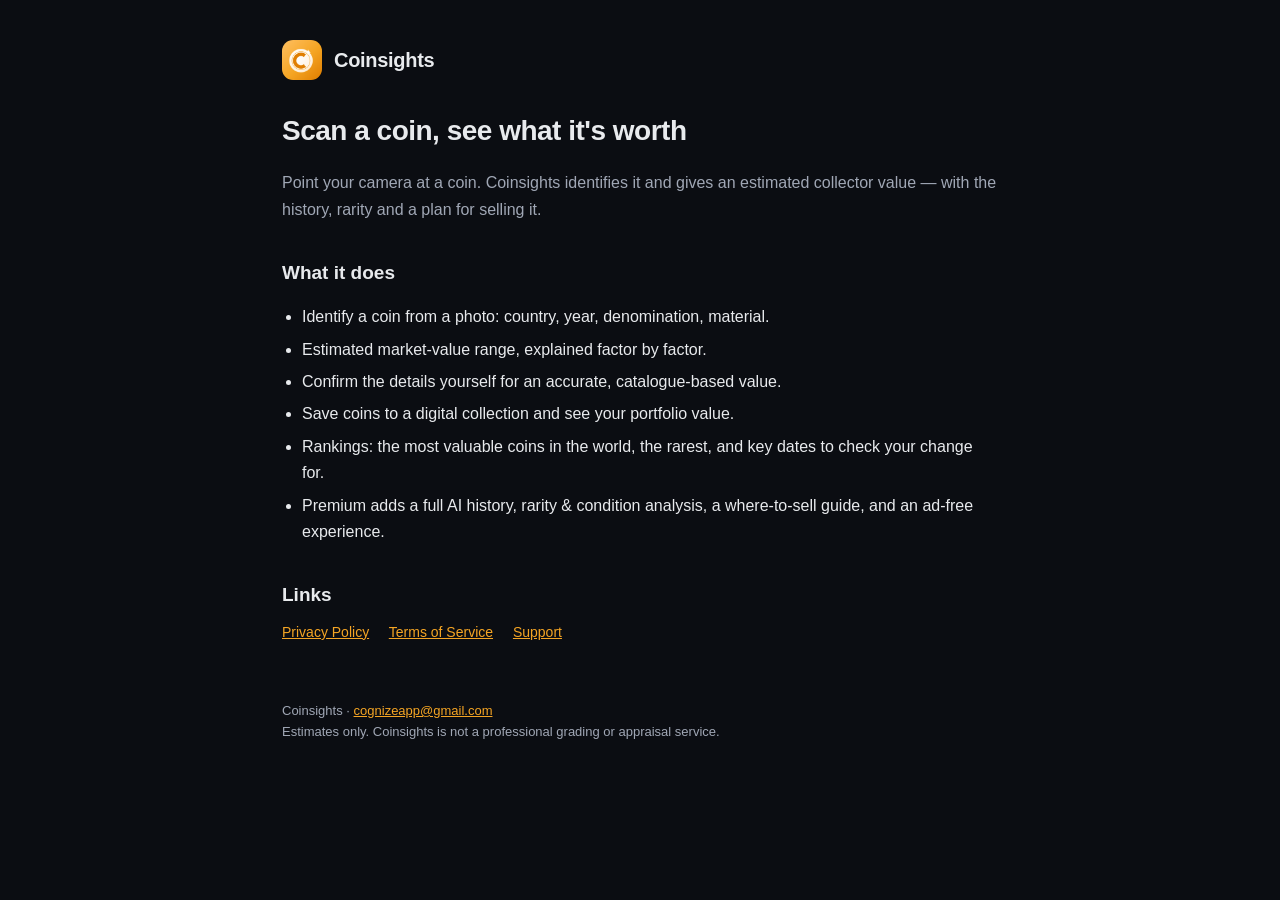
<file: docs/index.html>
<!doctype html>
<html lang="en">
<head>
<meta charset="utf-8">
<meta name="viewport" content="width=device-width, initial-scale=1">
<title>Coinsights — Scan a coin, see what it's worth</title>
<link rel="stylesheet" href="_style.css">
</head>
<body>
<div class="wrap">
  <header>
    <img src="icon.png" alt="Coinsights">
    <b>Coinsights</b>
  </header>

  <h1>Scan a coin, see what it's worth</h1>
  <p class="muted">Point your camera at a coin. Coinsights identifies it and
  gives an estimated collector value — with the history, rarity and a plan for
  selling it.</p>

  <h2>What it does</h2>
  <ul>
    <li>Identify a coin from a photo: country, year, denomination, material.</li>
    <li>Estimated market-value range, explained factor by factor.</li>
    <li>Confirm the details yourself for an accurate, catalogue-based value.</li>
    <li>Save coins to a digital collection and see your portfolio value.</li>
    <li>Rankings: the most valuable coins in the world, the rarest, and key
    dates to check your change for.</li>
    <li>Premium adds a full AI history, rarity &amp; condition analysis, a
    where-to-sell guide, and an ad-free experience.</li>
  </ul>

  <h2>Links</h2>
  <nav>
    <a href="privacy.html">Privacy Policy</a>
    <a href="terms.html">Terms of Service</a>
    <a href="support.html">Support</a>
  </nav>

  <footer>Coinsights · <a href="mailto:cognizeapp@gmail.com">cognizeapp@gmail.com</a>
  <br>Estimates only. Coinsights is not a professional grading or appraisal service.</footer>
</div>
</body>
</html>
</file>
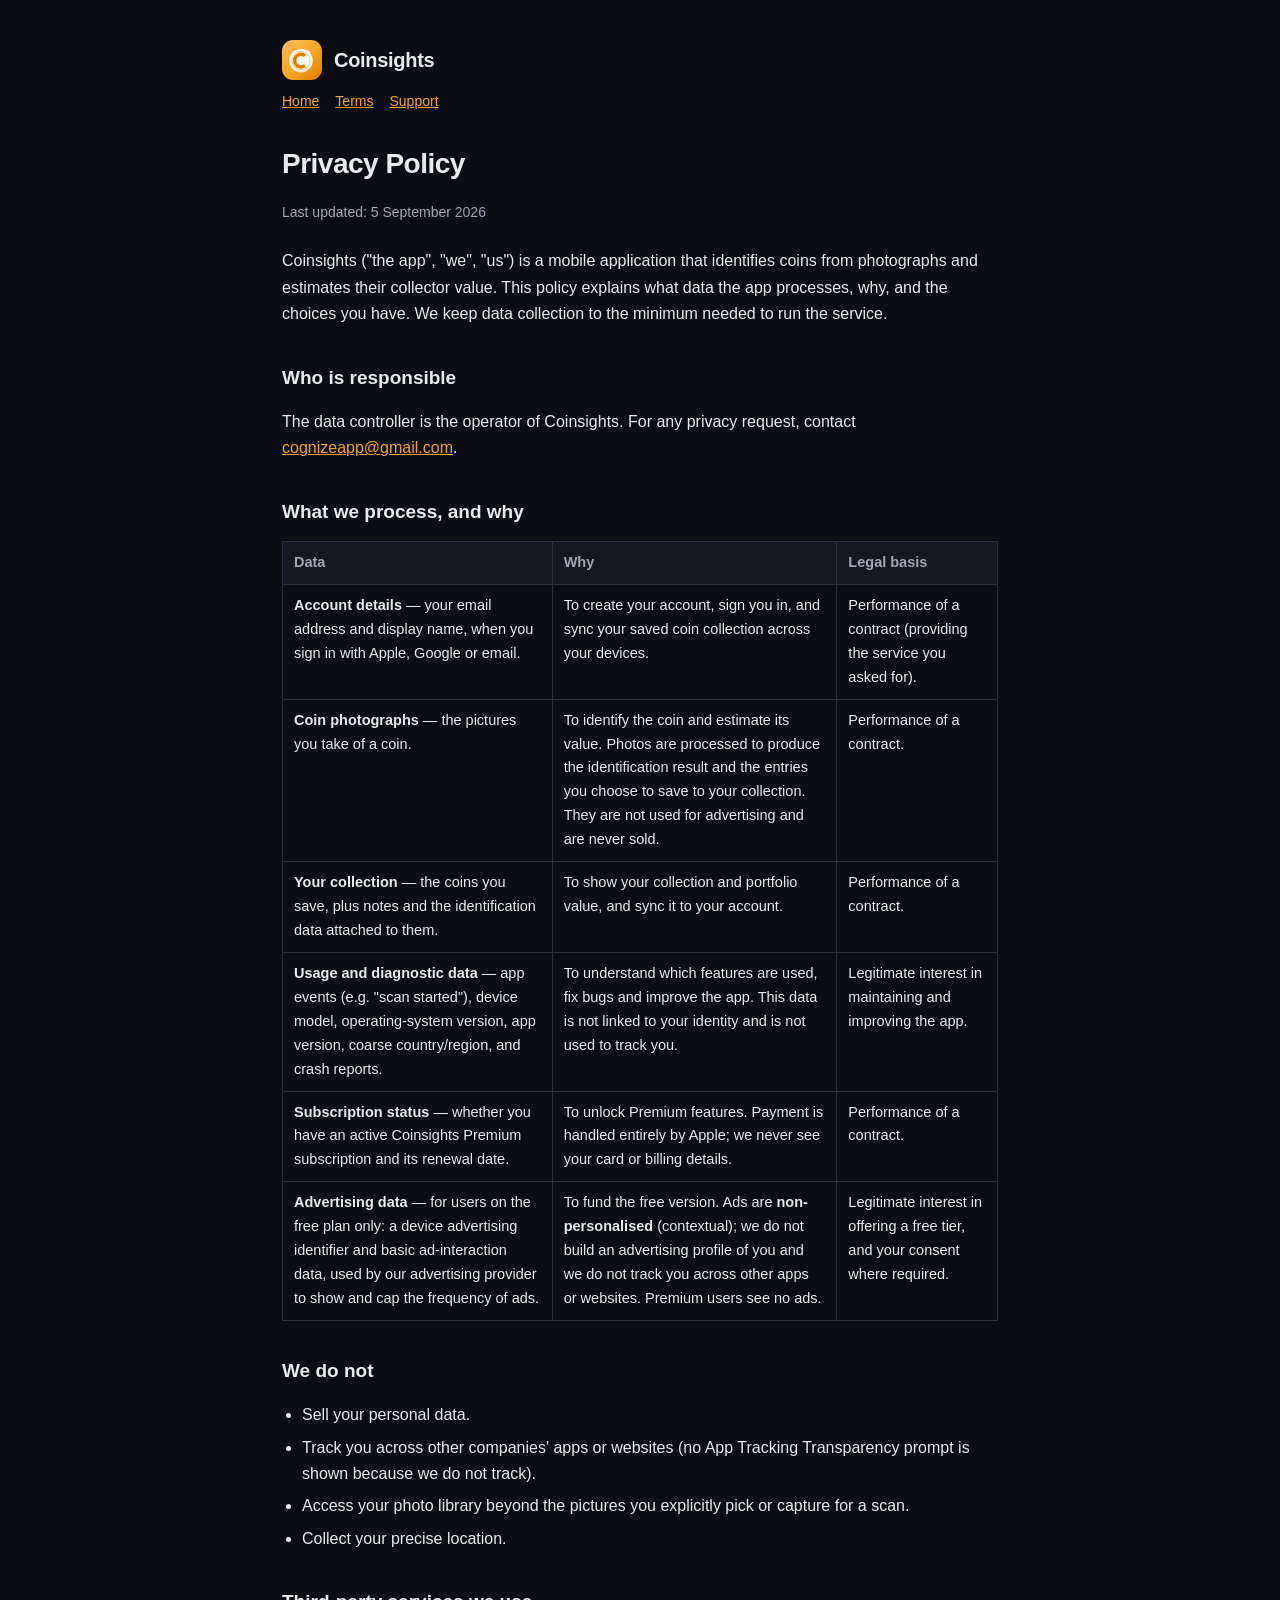
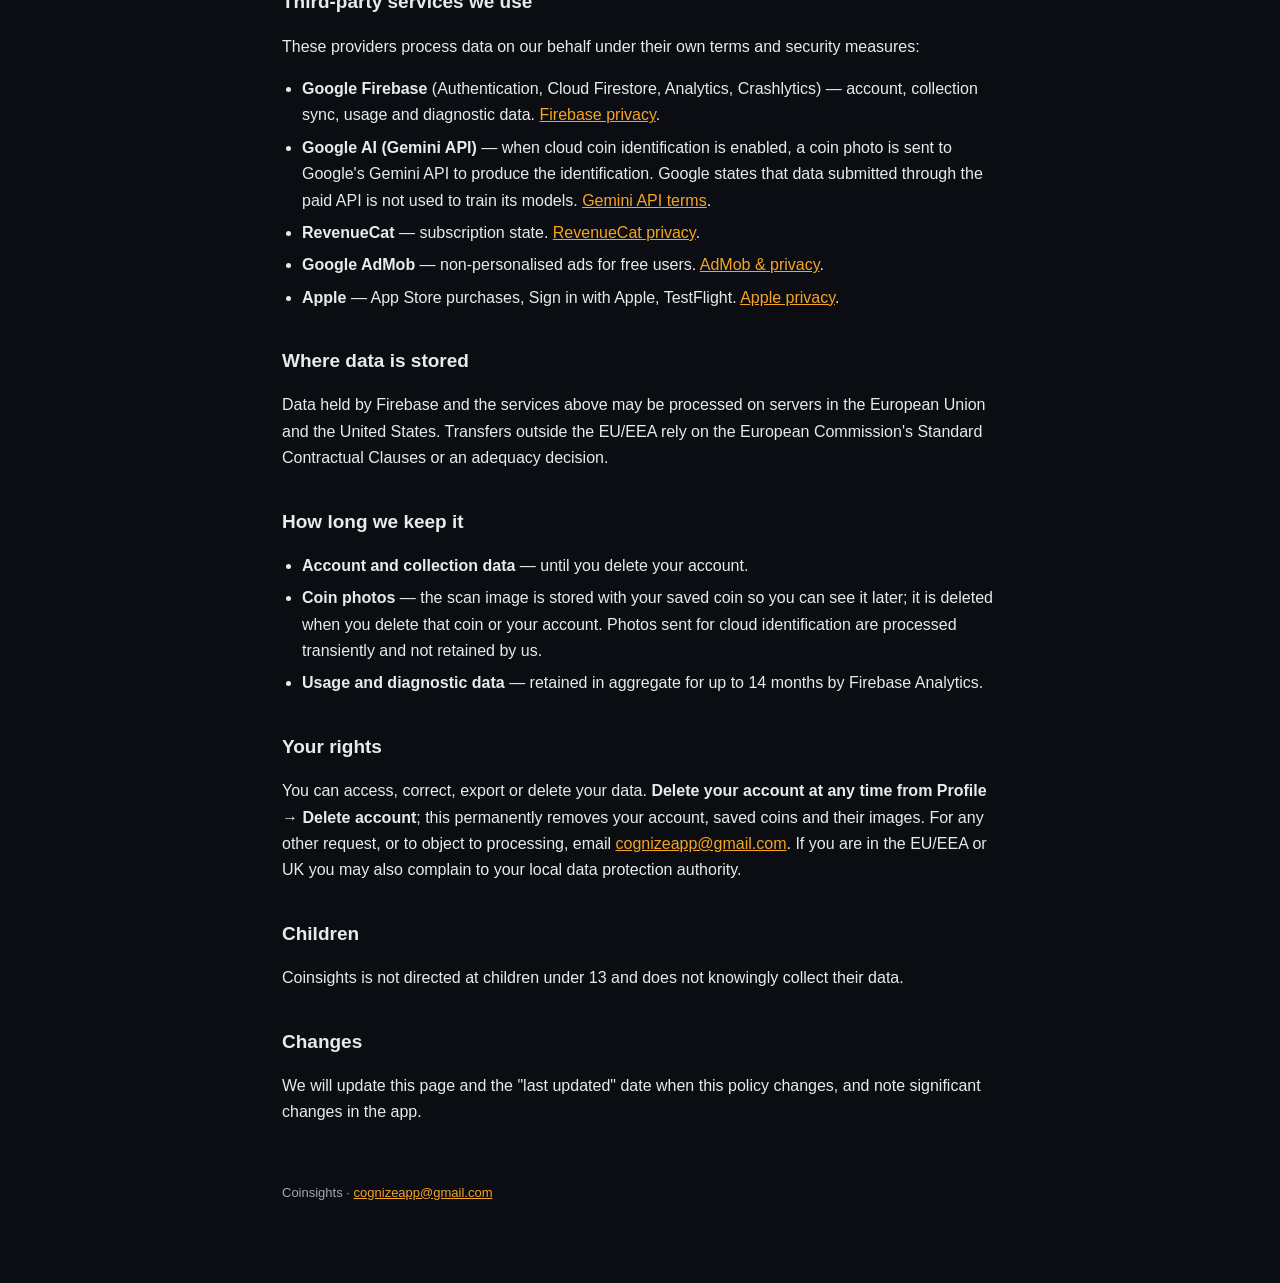
<file: docs/privacy.html>
<!doctype html>
<html lang="en">
<head>
<meta charset="utf-8">
<meta name="viewport" content="width=device-width, initial-scale=1">
<title>Coinsights — Privacy Policy</title>
<link rel="stylesheet" href="_style.css">
</head>
<body>
<div class="wrap">
  <header>
    <img src="icon.png" alt="Coinsights">
    <b>Coinsights</b>
  </header>
  <nav><a href="index.html">Home</a><a href="terms.html">Terms</a><a href="support.html">Support</a></nav>

  <h1>Privacy Policy</h1>
  <p class="date">Last updated: 5 September 2026</p>

  <p>Coinsights ("the app", "we", "us") is a mobile application that identifies
  coins from photographs and estimates their collector value. This policy
  explains what data the app processes, why, and the choices you have. We keep
  data collection to the minimum needed to run the service.</p>

  <h2>Who is responsible</h2>
  <p>The data controller is the operator of Coinsights. For any privacy request,
  contact <a href="mailto:cognizeapp@gmail.com">cognizeapp@gmail.com</a>.</p>

  <h2>What we process, and why</h2>
  <table>
    <tr><th>Data</th><th>Why</th><th>Legal basis</th></tr>
    <tr>
      <td><b>Account details</b> — your email address and display name, when you
      sign in with Apple, Google or email.</td>
      <td>To create your account, sign you in, and sync your saved coin
      collection across your devices.</td>
      <td>Performance of a contract (providing the service you asked for).</td>
    </tr>
    <tr>
      <td><b>Coin photographs</b> — the pictures you take of a coin.</td>
      <td>To identify the coin and estimate its value. Photos are processed to
      produce the identification result and the entries you choose to save to
      your collection. They are not used for advertising and are never sold.</td>
      <td>Performance of a contract.</td>
    </tr>
    <tr>
      <td><b>Your collection</b> — the coins you save, plus notes and the
      identification data attached to them.</td>
      <td>To show your collection and portfolio value, and sync it to your
      account.</td>
      <td>Performance of a contract.</td>
    </tr>
    <tr>
      <td><b>Usage and diagnostic data</b> — app events (e.g. "scan started"),
      device model, operating-system version, app version, coarse country/region,
      and crash reports.</td>
      <td>To understand which features are used, fix bugs and improve the app.
      This data is not linked to your identity and is not used to track you.</td>
      <td>Legitimate interest in maintaining and improving the app.</td>
    </tr>
    <tr>
      <td><b>Subscription status</b> — whether you have an active Coinsights
      Premium subscription and its renewal date.</td>
      <td>To unlock Premium features. Payment is handled entirely by Apple; we
      never see your card or billing details.</td>
      <td>Performance of a contract.</td>
    </tr>
    <tr>
      <td><b>Advertising data</b> — for users on the free plan only: a
      device advertising identifier and basic ad-interaction data, used by our
      advertising provider to show and cap the frequency of ads.</td>
      <td>To fund the free version. Ads are <b>non-personalised</b> (contextual);
      we do not build an advertising profile of you and we do not track you
      across other apps or websites. Premium users see no ads.</td>
      <td>Legitimate interest in offering a free tier, and your consent where
      required.</td>
    </tr>
  </table>

  <h2>We do not</h2>
  <ul>
    <li>Sell your personal data.</li>
    <li>Track you across other companies' apps or websites (no App Tracking
    Transparency prompt is shown because we do not track).</li>
    <li>Access your photo library beyond the pictures you explicitly pick or
    capture for a scan.</li>
    <li>Collect your precise location.</li>
  </ul>

  <h2>Third-party services we use</h2>
  <p>These providers process data on our behalf under their own terms and
  security measures:</p>
  <ul>
    <li><b>Google Firebase</b> (Authentication, Cloud Firestore, Analytics,
    Crashlytics) — account, collection sync, usage and diagnostic data.
    <a href="https://firebase.google.com/support/privacy">Firebase privacy</a>.</li>
    <li><b>Google AI (Gemini API)</b> — when cloud coin identification is
    enabled, a coin photo is sent to Google's Gemini API to produce the
    identification. Google states that data submitted through the paid API is
    not used to train its models.
    <a href="https://ai.google.dev/gemini-api/terms">Gemini API terms</a>.</li>
    <li><b>RevenueCat</b> — subscription state.
    <a href="https://www.revenuecat.com/privacy">RevenueCat privacy</a>.</li>
    <li><b>Google AdMob</b> — non-personalised ads for free users.
    <a href="https://support.google.com/admob/answer/6128543">AdMob &amp; privacy</a>.</li>
    <li><b>Apple</b> — App Store purchases, Sign in with Apple, TestFlight.
    <a href="https://www.apple.com/legal/privacy/">Apple privacy</a>.</li>
  </ul>

  <h2>Where data is stored</h2>
  <p>Data held by Firebase and the services above may be processed on servers in
  the European Union and the United States. Transfers outside the EU/EEA rely on
  the European Commission's Standard Contractual Clauses or an adequacy decision.</p>

  <h2>How long we keep it</h2>
  <ul>
    <li><b>Account and collection data</b> — until you delete your account.</li>
    <li><b>Coin photos</b> — the scan image is stored with your saved coin so you
    can see it later; it is deleted when you delete that coin or your account.
    Photos sent for cloud identification are processed transiently and not
    retained by us.</li>
    <li><b>Usage and diagnostic data</b> — retained in aggregate for up to
    14 months by Firebase Analytics.</li>
  </ul>

  <h2>Your rights</h2>
  <p>You can access, correct, export or delete your data. <b>Delete your account
  at any time from Profile → Delete account</b>; this permanently removes your
  account, saved coins and their images. For any other request, or to object to
  processing, email
  <a href="mailto:cognizeapp@gmail.com">cognizeapp@gmail.com</a>.
  If you are in the EU/EEA or UK you may also complain to your local data
  protection authority.</p>

  <h2>Children</h2>
  <p>Coinsights is not directed at children under 13 and does not knowingly
  collect their data.</p>

  <h2>Changes</h2>
  <p>We will update this page and the "last updated" date when this policy
  changes, and note significant changes in the app.</p>

  <footer>Coinsights · <a href="mailto:cognizeapp@gmail.com">cognizeapp@gmail.com</a></footer>
</div>
</body>
</html>
</file>
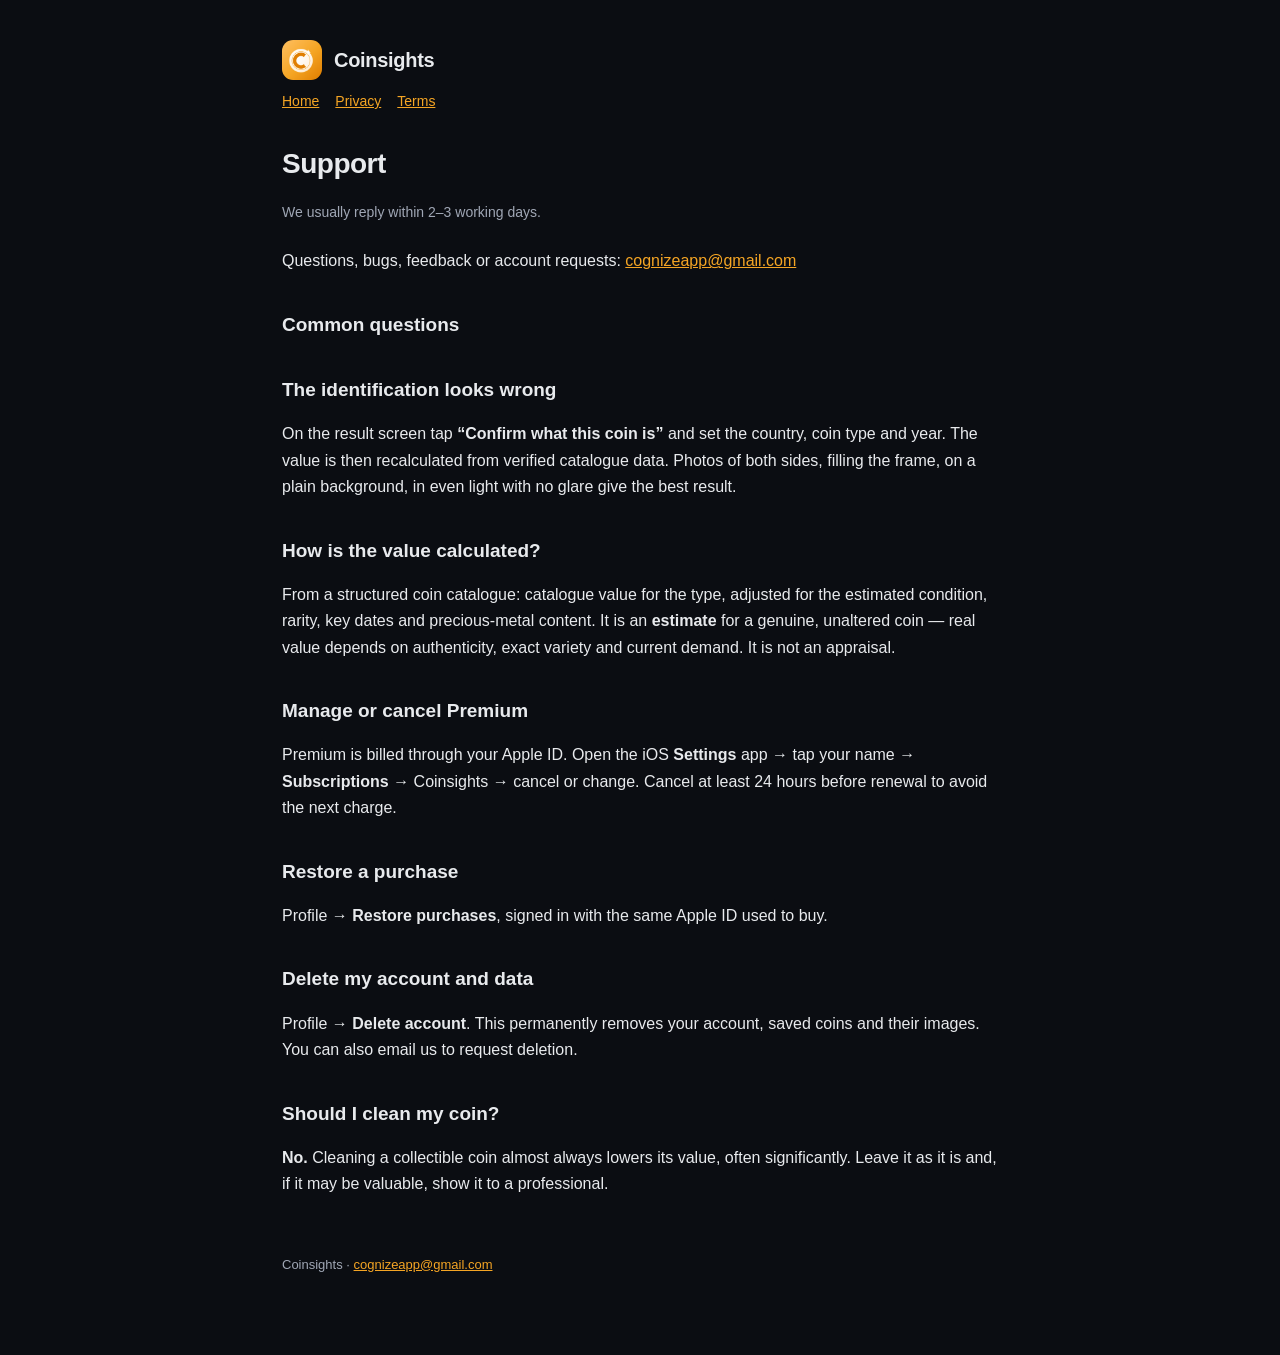
<file: docs/support.html>
<!doctype html>
<html lang="en">
<head>
<meta charset="utf-8">
<meta name="viewport" content="width=device-width, initial-scale=1">
<title>Coinsights — Support</title>
<link rel="stylesheet" href="_style.css">
</head>
<body>
<div class="wrap">
  <header>
    <img src="icon.png" alt="Coinsights">
    <b>Coinsights</b>
  </header>
  <nav><a href="index.html">Home</a><a href="privacy.html">Privacy</a><a href="terms.html">Terms</a></nav>

  <h1>Support</h1>
  <p class="date">We usually reply within 2–3 working days.</p>

  <p>Questions, bugs, feedback or account requests:
  <a href="mailto:cognizeapp@gmail.com">cognizeapp@gmail.com</a></p>

  <h2>Common questions</h2>

  <h2>The identification looks wrong</h2>
  <p>On the result screen tap <b>“Confirm what this coin is”</b> and set the
  country, coin type and year. The value is then recalculated from verified
  catalogue data. Photos of both sides, filling the frame, on a plain
  background, in even light with no glare give the best result.</p>

  <h2>How is the value calculated?</h2>
  <p>From a structured coin catalogue: catalogue value for the type, adjusted
  for the estimated condition, rarity, key dates and precious-metal content.
  It is an <b>estimate</b> for a genuine, unaltered coin — real value depends on
  authenticity, exact variety and current demand. It is not an appraisal.</p>

  <h2>Manage or cancel Premium</h2>
  <p>Premium is billed through your Apple ID. Open the iOS <b>Settings</b> app →
  tap your name → <b>Subscriptions</b> → Coinsights → cancel or change. Cancel at
  least 24 hours before renewal to avoid the next charge.</p>

  <h2>Restore a purchase</h2>
  <p>Profile → <b>Restore purchases</b>, signed in with the same Apple ID used
  to buy.</p>

  <h2>Delete my account and data</h2>
  <p>Profile → <b>Delete account</b>. This permanently removes your account,
  saved coins and their images. You can also email us to request deletion.</p>

  <h2>Should I clean my coin?</h2>
  <p><b>No.</b> Cleaning a collectible coin almost always lowers its value,
  often significantly. Leave it as it is and, if it may be valuable, show it to
  a professional.</p>

  <footer>Coinsights · <a href="mailto:cognizeapp@gmail.com">cognizeapp@gmail.com</a></footer>
</div>
</body>
</html>
</file>
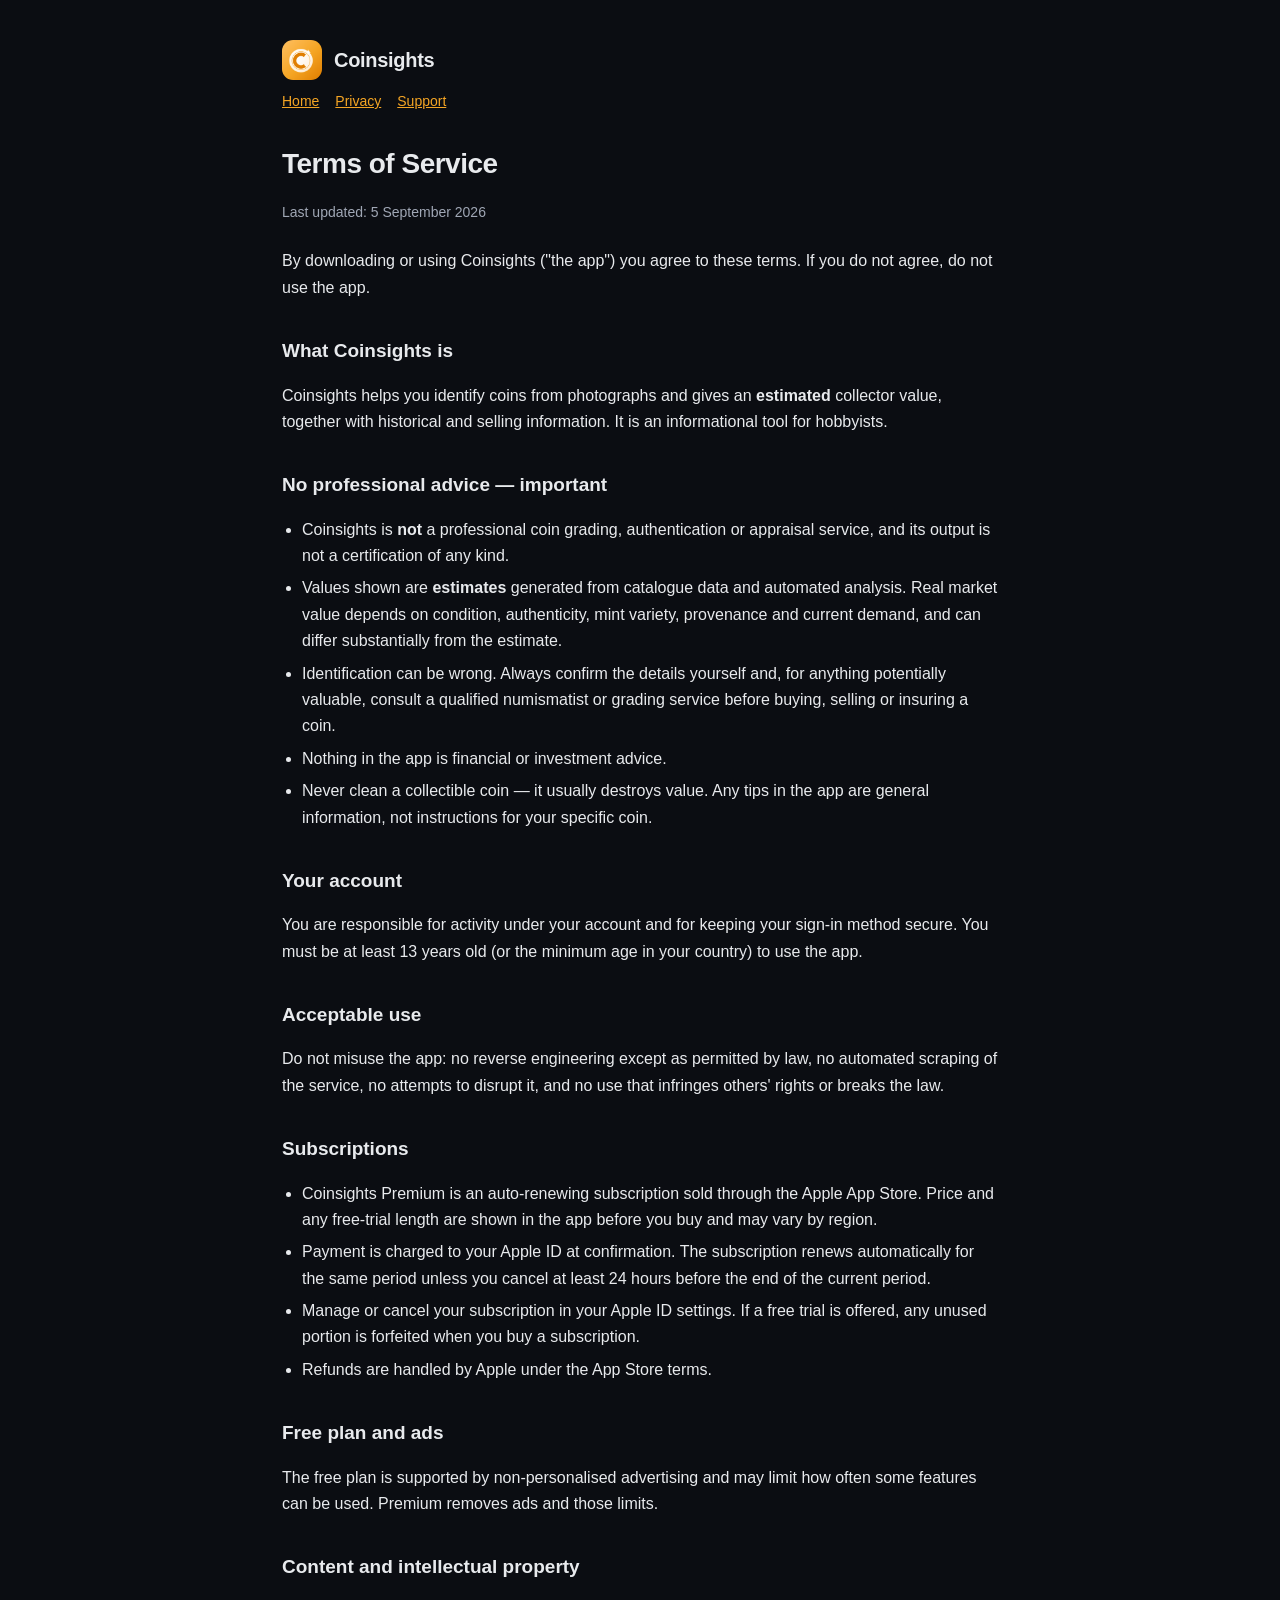
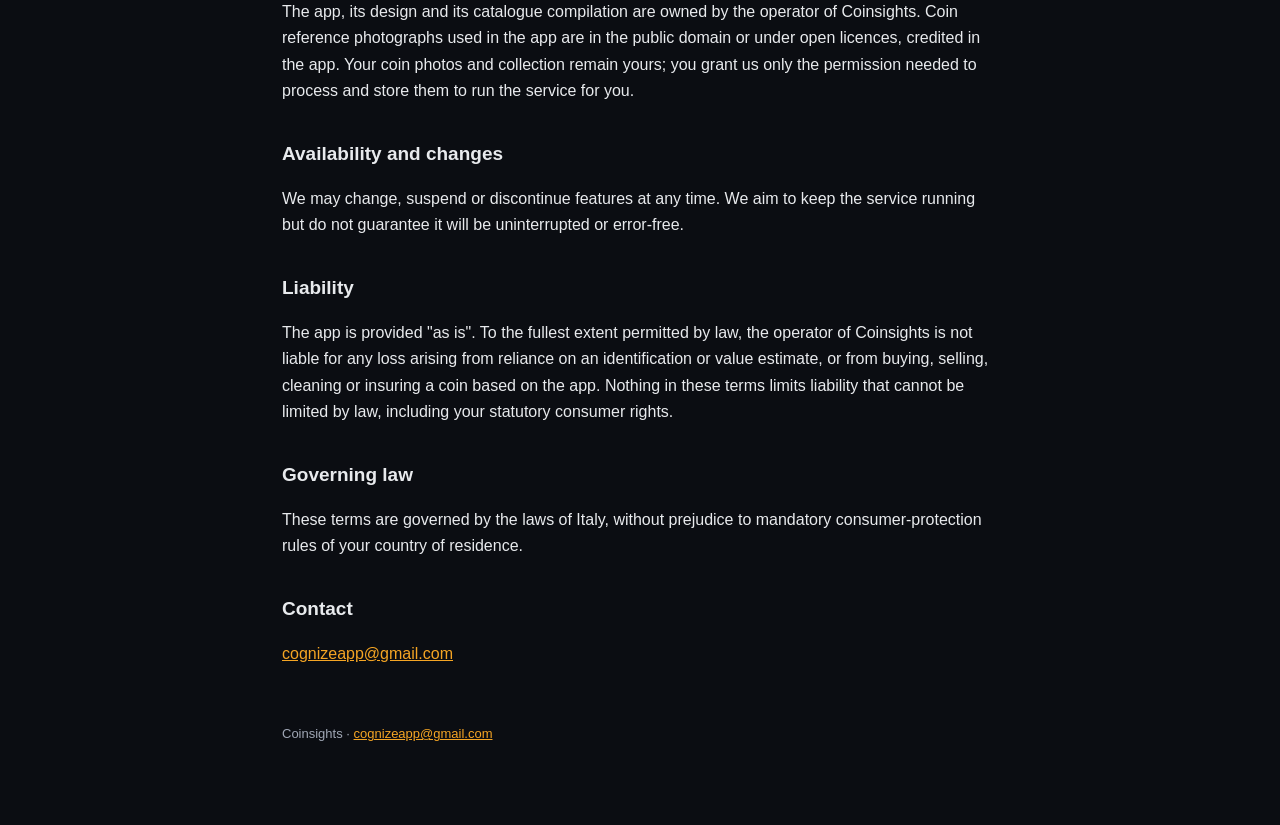
<file: docs/terms.html>
<!doctype html>
<html lang="en">
<head>
<meta charset="utf-8">
<meta name="viewport" content="width=device-width, initial-scale=1">
<title>Coinsights — Terms of Service</title>
<link rel="stylesheet" href="_style.css">
</head>
<body>
<div class="wrap">
  <header>
    <img src="icon.png" alt="Coinsights">
    <b>Coinsights</b>
  </header>
  <nav><a href="index.html">Home</a><a href="privacy.html">Privacy</a><a href="support.html">Support</a></nav>

  <h1>Terms of Service</h1>
  <p class="date">Last updated: 5 September 2026</p>

  <p>By downloading or using Coinsights ("the app") you agree to these terms. If
  you do not agree, do not use the app.</p>

  <h2>What Coinsights is</h2>
  <p>Coinsights helps you identify coins from photographs and gives an
  <b>estimated</b> collector value, together with historical and selling
  information. It is an informational tool for hobbyists.</p>

  <h2>No professional advice — important</h2>
  <ul>
    <li>Coinsights is <b>not</b> a professional coin grading, authentication or
    appraisal service, and its output is not a certification of any kind.</li>
    <li>Values shown are <b>estimates</b> generated from catalogue data and
    automated analysis. Real market value depends on condition, authenticity,
    mint variety, provenance and current demand, and can differ substantially
    from the estimate.</li>
    <li>Identification can be wrong. Always confirm the details yourself and,
    for anything potentially valuable, consult a qualified numismatist or
    grading service before buying, selling or insuring a coin.</li>
    <li>Nothing in the app is financial or investment advice.</li>
    <li>Never clean a collectible coin — it usually destroys value. Any tips in
    the app are general information, not instructions for your specific coin.</li>
  </ul>

  <h2>Your account</h2>
  <p>You are responsible for activity under your account and for keeping your
  sign-in method secure. You must be at least 13 years old (or the minimum age
  in your country) to use the app.</p>

  <h2>Acceptable use</h2>
  <p>Do not misuse the app: no reverse engineering except as permitted by law,
  no automated scraping of the service, no attempts to disrupt it, and no use
  that infringes others' rights or breaks the law.</p>

  <h2>Subscriptions</h2>
  <ul>
    <li>Coinsights Premium is an auto-renewing subscription sold through the
    Apple App Store. Price and any free-trial length are shown in the app before
    you buy and may vary by region.</li>
    <li>Payment is charged to your Apple ID at confirmation. The subscription
    renews automatically for the same period unless you cancel at least 24 hours
    before the end of the current period.</li>
    <li>Manage or cancel your subscription in your Apple ID settings. If a free
    trial is offered, any unused portion is forfeited when you buy a
    subscription.</li>
    <li>Refunds are handled by Apple under the App Store terms.</li>
  </ul>

  <h2>Free plan and ads</h2>
  <p>The free plan is supported by non-personalised advertising and may limit
  how often some features can be used. Premium removes ads and those limits.</p>

  <h2>Content and intellectual property</h2>
  <p>The app, its design and its catalogue compilation are owned by the
  operator of Coinsights. Coin reference photographs used in the app are in the
  public domain or under open licences, credited in the app. Your coin photos
  and collection remain yours; you grant us only the permission needed to
  process and store them to run the service for you.</p>

  <h2>Availability and changes</h2>
  <p>We may change, suspend or discontinue features at any time. We aim to keep
  the service running but do not guarantee it will be uninterrupted or
  error-free.</p>

  <h2>Liability</h2>
  <p>The app is provided "as is". To the fullest extent permitted by law, the
  operator of Coinsights is not liable for any loss arising from reliance on an
  identification or value estimate, or from buying, selling, cleaning or
  insuring a coin based on the app. Nothing in these terms limits liability that
  cannot be limited by law, including your statutory consumer rights.</p>

  <h2>Governing law</h2>
  <p>These terms are governed by the laws of Italy, without prejudice to
  mandatory consumer-protection rules of your country of residence.</p>

  <h2>Contact</h2>
  <p><a href="mailto:cognizeapp@gmail.com">cognizeapp@gmail.com</a></p>

  <footer>Coinsights · <a href="mailto:cognizeapp@gmail.com">cognizeapp@gmail.com</a></footer>
</div>
</body>
</html>
</file>
<file: docs/_style.css>
:root{
  --bg:#0B0D12; --card:#151820; --line:#2A2F3A;
  --text:#E8EAED; --muted:#A0A7B5; --accent:#F5A524;
}
*{box-sizing:border-box}
html{-webkit-text-size-adjust:100%}
body{
  margin:0; background:var(--bg); color:var(--text);
  font:16px/1.65 -apple-system,BlinkMacSystemFont,"Segoe UI",Roboto,Helvetica,Arial,sans-serif;
}
.wrap{max-width:760px; margin:0 auto; padding:40px 22px 80px}
header{display:flex; align-items:center; gap:12px; margin-bottom:8px}
header img{width:40px; height:40px; border-radius:11px}
header b{font-size:20px; letter-spacing:-.3px}
h1{font-size:28px; letter-spacing:-.5px; margin:28px 0 4px}
h2{font-size:19px; margin:34px 0 8px}
.date{color:var(--muted); font-size:14px; margin-bottom:24px}
p,li{color:var(--text)}
a{color:var(--accent)}
ul{padding-left:20px}
li{margin:6px 0}
table{width:100%; border-collapse:collapse; margin:14px 0; font-size:14.5px}
th,td{border:1px solid var(--line); padding:9px 11px; text-align:left; vertical-align:top}
th{background:var(--card); color:var(--muted); font-weight:600}
hr{border:0; border-top:1px solid var(--line); margin:38px 0}
.muted{color:var(--muted)}
nav{margin-top:10px; font-size:14px}
nav a{margin-right:16px}
footer{margin-top:56px; color:var(--muted); font-size:13px}
</file>
